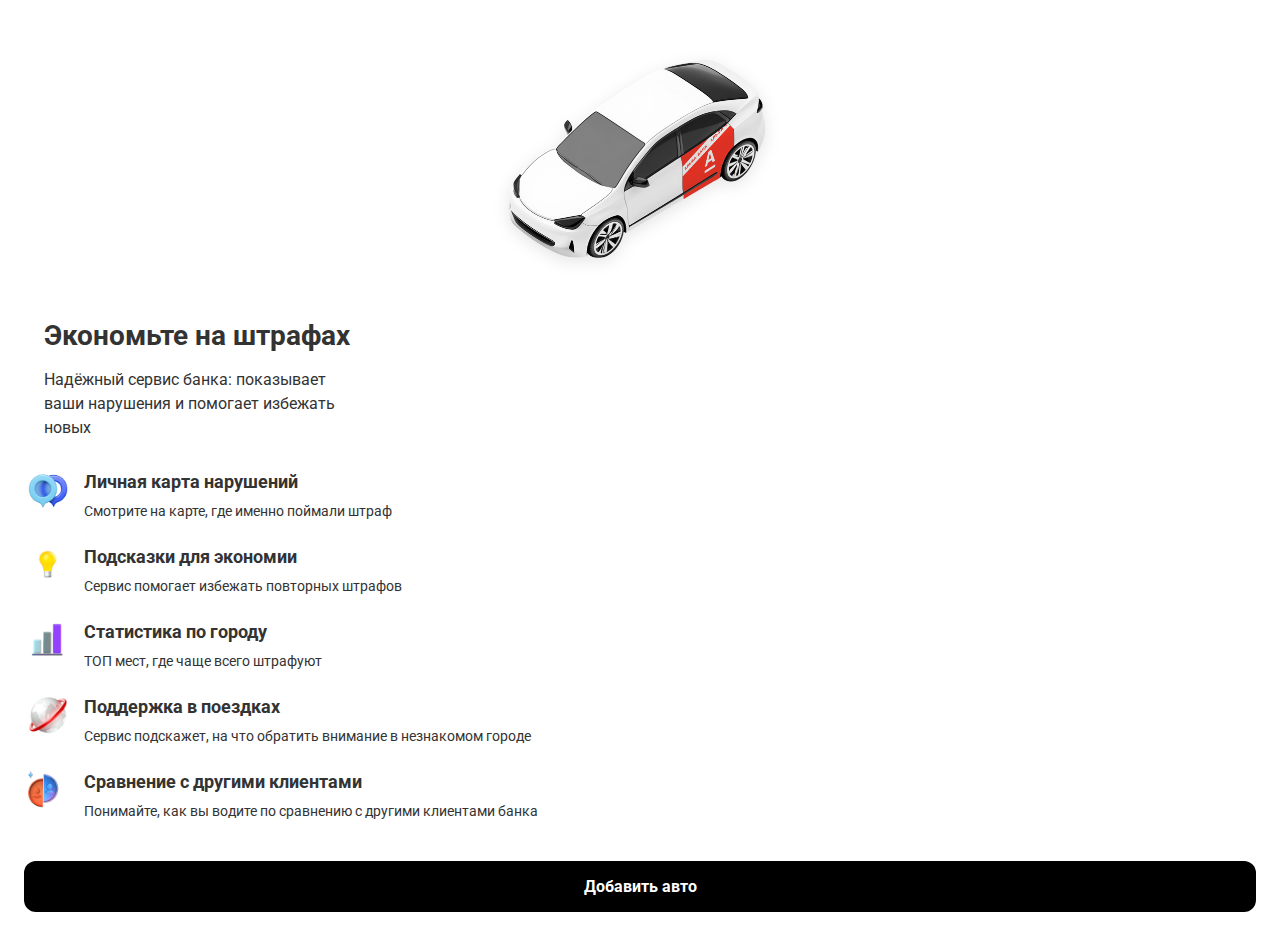
<file: index.html>
<!DOCTYPE html>
<html lang="ru">
<head>
    <meta charset="UTF-8">
    <meta name="viewport" content="width=device-width, initial-scale=1.0">
    <title>Ваши штрафные хиты</title>
    <link rel="preconnect" href="https://fonts.googleapis.com">
    <link rel="preconnect" href="https://fonts.gstatic.com" crossorigin>
    <link href="https://fonts.googleapis.com/css2?family=Roboto:wght@400;700&display=swap" rel="stylesheet">
    <link rel="stylesheet" href="styles.css">
    <!-- Google Analytics (GA4) -->
    <script async src="https://www.googletagmanager.com/gtag/js?id=G-VNG605KE2R"></script>
    <script>
        window.dataLayer = window.dataLayer || [];
        function gtag(){dataLayer.push(arguments);}
        gtag('js', new Date());
        gtag('config', 'G-VNG605KE2R');
    </script>
    
    <!-- Yandex Metrika -->
    <script type="text/javascript">
        (function(m,e,t,r,i,k,a){m[i]=m[i]||function(){(m[i].a=m[i].a||[]).push(arguments)};
        m[i].l=1*new Date();
        for (var j = 0; j < document.scripts.length; j++) {if (document.scripts[j].src === r) { return; }}
        k=e.createElement(t),a=e.getElementsByTagName(t)[0],k.async=1,k.src=r,a.parentNode.insertBefore(k,a)})
        (window, document, "script", "https://mc.yandex.ru/metrika/tag.js", "ym");
        ym(96171108, "init", {
            clickmap:true,
            trackLinks:true,
            accurateTrackBounce:true,
            webvisor:true
        });
    </script>
    <noscript><div><img src="https://mc.yandex.ru/watch/96171108" style="position:absolute; left:-9999px;" alt="" /></div></noscript>
    
    <!-- Immediate flow protection check -->
    <script>
        if (localStorage.getItem('6246_flow_completed_var6')) {
            window.location.replace('thanks.html');
        }
    </script>
</head>
<body>
    <div class="container">
        <!-- Header Section -->
        <div class="header">
            <div class="car-image">
                <img src="images/car.png" alt="Car" class="car">
            </div>
            <h1 class="main-title">Экономьте на штрафах</h1>
            <p class="intro-text">Надёжный сервис банка: показывает ваши нарушения и помогает избежать новых</p>
        </div>

        <!-- Features List -->
        <div class="features-list">
            <div class="feature-item">
                <div class="feature-icon">
                    <img src="images/Pin double.png" alt="Pin" class="icon">
                </div>
                <div class="feature-content">
                    <h3 class="feature-title">Личная карта нарушений</h3>
                    <p class="feature-description">Смотрите на карте, где именно поймали штраф</p>
                </div>
            </div>

            <div class="feature-item">
                <div class="feature-icon">
                    <img src="images/lamp.png" alt="Lamp" class="icon">
                </div>
                <div class="feature-content">
                    <h3 class="feature-title">Подсказки для экономии</h3>
                    <p class="feature-description">Сервис помогает избежать повторных штрафов</p>
                </div>
            </div>

            <div class="feature-item">
                <div class="feature-icon">
                    <img src="images/graph.png" alt="Graph" class="icon">
                </div>
                <div class="feature-content">
                    <h3 class="feature-title">Статистика по городу</h3>
                    <p class="feature-description">ТОП мест, где чаще всего штрафуют</p>
                </div>
            </div>

            <div class="feature-item">
                <div class="feature-icon">
                    <img src="images/planet.png" alt="Planet" class="icon">
                </div>
                <div class="feature-content">
                    <h3 class="feature-title">Поддержка в поездках</h3>
                    <p class="feature-description">Сервис подскажет, на что обратить внимание в незнакомом городе</p>
                </div>
            </div>

            <div class="feature-item">
                <div class="feature-icon">
                    <img src="images/person.png" alt="Person" class="icon">
                </div>
                <div class="feature-content">
                    <h3 class="feature-title">Сравнение с другими клиентами</h3>
                    <p class="feature-description">Понимайте, как вы водите по сравнению с другими клиентами банка</p>
                </div>
            </div>
        </div>

        <!-- CTA Button -->
        <div class="cta-section">
            <button class="cta-button">Добавить авто</button>
        </div>
    </div>

    <script src="script.js?v=3"></script>
</body>
</html>
</file>
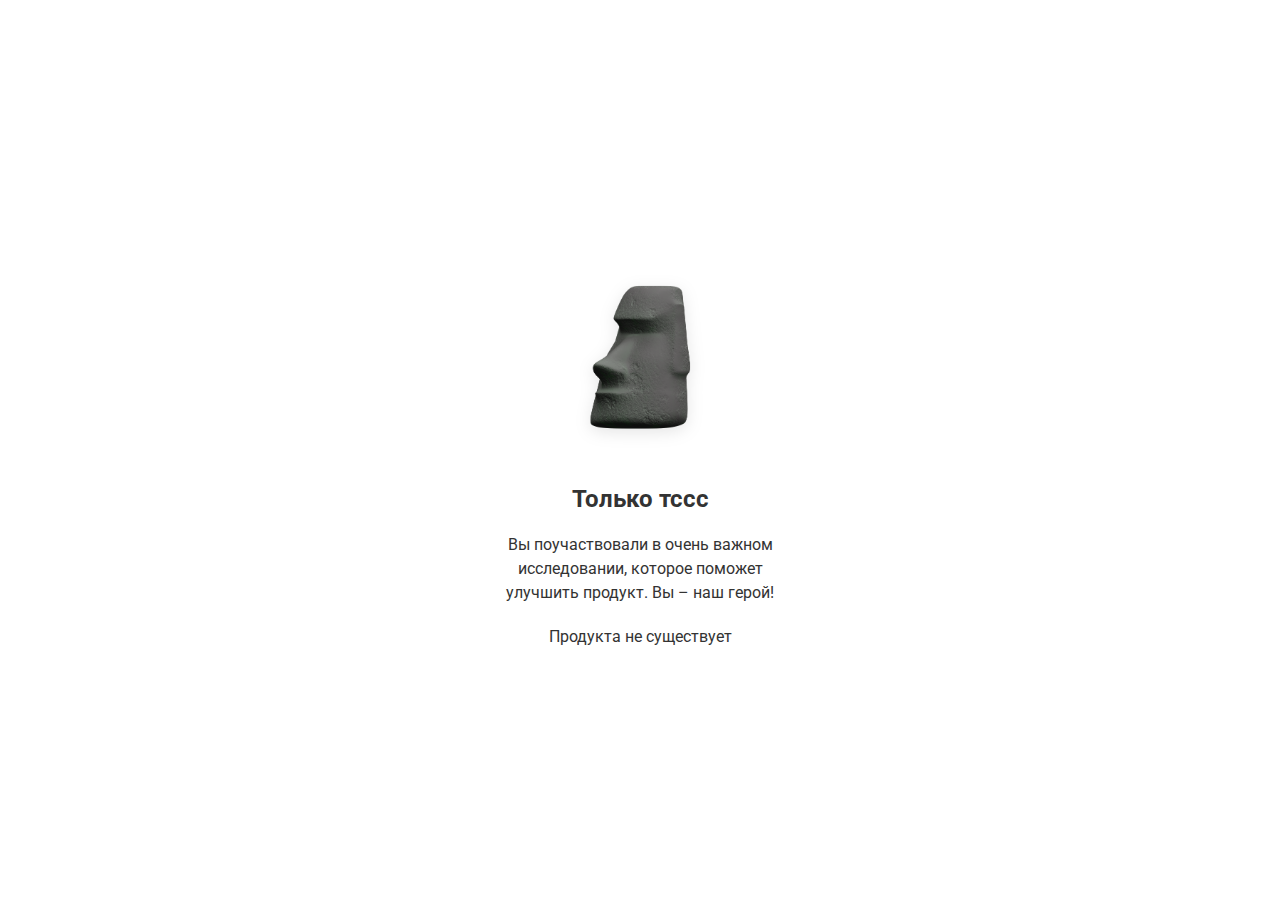
<file: thanks.html>
<!DOCTYPE html>
<html lang="ru">
<head>
    <meta charset="UTF-8">
    <meta name="viewport" content="width=device-width, initial-scale=1.0">
    <title>Спасибо за участие</title>
    <link rel="preconnect" href="https://fonts.googleapis.com">
    <link rel="preconnect" href="https://fonts.gstatic.com" crossorigin>
    <link href="https://fonts.googleapis.com/css2?family=Roboto:wght@400;700&display=swap" rel="stylesheet">
    <style>
        * {
            margin: 0;
            padding: 0;
            box-sizing: border-box;
        }

        body {
            font-family: 'Roboto', sans-serif;
            background-color: #ffffff;
            color: #333333;
            min-height: 100vh;
            display: flex;
            flex-direction: column;
            align-items: center;
            justify-content: center;
            text-align: center;
            padding: 20px;
        }

        .moai-image {
            width: 200px;
            height: auto;
            margin-bottom: 30px;
            filter: drop-shadow(0 4px 8px rgba(0, 0, 0, 0.1));
        }

        .title {
            font-size: 24px;
            font-weight: 700;
            color: #333333;
            margin-bottom: 20px;
            line-height: 1.2;
        }

        .message {
            font-size: 16px;
            font-weight: 400;
            color: #333333;
            line-height: 1.5;
            margin-bottom: 20px;
            max-width: 300px;
        }

        .conclusion {
            font-size: 16px;
            font-weight: 400;
            color: #333333;
            line-height: 1.5;
            max-width: 300px;
        }

        /* Скрываем кнопку "Назад" */
        body {
            -webkit-user-select: none;
            -moz-user-select: none;
            -ms-user-select: none;
            user-select: none;
        }

        /* Блокируем контекстное меню */
        body {
            -webkit-touch-callout: none;
            -webkit-user-select: none;
            -khtml-user-select: none;
            -moz-user-select: none;
            -ms-user-select: none;
            user-select: none;
        }
    </style>
    <!-- Google Analytics (GA4) -->
    <script async src="https://www.googletagmanager.com/gtag/js?id=G-VNG605KE2R"></script>
    <script>
        window.dataLayer = window.dataLayer || [];
        function gtag(){dataLayer.push(arguments);}
        gtag('js', new Date());
        gtag('config', 'G-VNG605KE2R');
    </script>
    
    <!-- Yandex Metrika -->
    <script type="text/javascript">
        (function(m,e,t,r,i,k,a){m[i]=m[i]||function(){(m[i].a=m[i].a||[]).push(arguments)};
        m[i].l=1*new Date();
        for (var j = 0; j < document.scripts.length; j++) {if (document.scripts[j].src === r) { return; }}
        k=e.createElement(t),a=e.getElementsByTagName(t)[0],k.async=1,k.src=r,a.parentNode.insertBefore(k,a)})
        (window, document, "script", "https://mc.yandex.ru/metrika/tag.js", "ym");
        ym(96171108, "init", {
            clickmap:true,
            trackLinks:true,
            accurateTrackBounce:true,
            webvisor:true
        });        
        // Track end page view (only on first render)
        if (!window.endPageViewTracked) {
            window.endPageViewTracked = true;
                    // Check if user came from the proper flow
        if (!localStorage.getItem('6246_flow_completed_var6')) {
            // If no flow completion flag, redirect back to landing
            window.location.replace('index.html');
            return;
        }
        
        // Track end page view (only on first render)
        if (!window.endPageViewTracked) {
            window.endPageViewTracked = true;
            gtag('event', '6246_end_page_view_var6');
            ym(96171108, 'reachGoal', '6246_end_page_view_var6');
        }
    </script>
    <noscript><div><img src="https://mc.yandex.ru/watch/96171108" style="position:absolute; left:-9999px;" alt="" /></div></noscript>
</head>
<body>
    <div class="moai-image">
        <img src="images/moai.png" alt="Moai" style="width: 100%; height: auto;">
    </div>
    
    <h1 class="title">Только тссс</h1>
    
    <p class="message">Вы поучаствовали в очень важном исследовании, которое поможет улучшить продукт. Вы – наш герой!</p>
    
    <p class="conclusion">Продукта не существует</p>

    <script>
        // Блокируем кнопку "Назад" браузера
        history.pushState(null, null, location.href);
        window.onpopstate = function () {
            history.go(1);
        };

        // Блокируем контекстное меню
        document.addEventListener('contextmenu', function(e) {
            e.preventDefault();
        });        
        // Track end page view (only on first render)
        if (!window.endPageViewTracked) {
            window.endPageViewTracked = true;
                    // Check if user came from the proper flow
        if (!localStorage.getItem('6246_flow_completed_var6')) {
            // If no flow completion flag, redirect back to landing
            window.location.replace('index.html');
            return;
        }
        
        // Track end page view (only on first render)
        if (!window.endPageViewTracked) {
            window.endPageViewTracked = true;
            gtag('event', '6246_end_page_view_var6');
            ym(96171108, 'reachGoal', '6246_end_page_view_var6');
        }

        // Блокируем выделение текста
        document.addEventListener('selectstart', function(e) {
            e.preventDefault();
        });        
        // Track end page view (only on first render)
        if (!window.endPageViewTracked) {
            window.endPageViewTracked = true;
                    // Check if user came from the proper flow
        if (!localStorage.getItem('6246_flow_completed_var6')) {
            // If no flow completion flag, redirect back to landing
            window.location.replace('index.html');
            return;
        }
        
        // Track end page view (only on first render)
        if (!window.endPageViewTracked) {
            window.endPageViewTracked = true;
            gtag('event', '6246_end_page_view_var6');
            ym(96171108, 'reachGoal', '6246_end_page_view_var6');
        }

        // Блокируем перетаскивание
        document.addEventListener('dragstart', function(e) {
            e.preventDefault();
        });        
        // Track end page view (only on first render)
        if (!window.endPageViewTracked) {
            window.endPageViewTracked = true;
                    // Check if user came from the proper flow
        if (!localStorage.getItem('6246_flow_completed_var6')) {
            // If no flow completion flag, redirect back to landing
            window.location.replace('index.html');
            return;
        }
        
        // Track end page view (only on first render)
        if (!window.endPageViewTracked) {
            window.endPageViewTracked = true;
            gtag('event', '6246_end_page_view_var6');
            ym(96171108, 'reachGoal', '6246_end_page_view_var6');
        }

        // Блокируем горячие клавиши
        document.addEventListener('keydown', function(e) {
            // Блокируем F5, Ctrl+R, Ctrl+Shift+R
            if (e.key === 'F5' || 
                (e.ctrlKey && e.key === 'r') || 
                (e.ctrlKey && e.shiftKey && e.key === 'R')) {
                e.preventDefault();
            }
            
            // Блокируем Alt+Left (кнопка назад)
            if (e.altKey && e.key === 'ArrowLeft') {
                e.preventDefault();
            }
            
            // Блокируем Ctrl+Z (отмена)
            if (e.ctrlKey && e.key === 'z') {
                e.preventDefault();
            }
        });        
        // Track end page view (only on first render)
        if (!window.endPageViewTracked) {
            window.endPageViewTracked = true;
                    // Check if user came from the proper flow
        if (!localStorage.getItem('6246_flow_completed_var6')) {
            // If no flow completion flag, redirect back to landing
            window.location.replace('index.html');
            return;
        }
        
        // Track end page view (only on first render)
        if (!window.endPageViewTracked) {
            window.endPageViewTracked = true;
            gtag('event', '6246_end_page_view_var6');
            ym(96171108, 'reachGoal', '6246_end_page_view_var6');
        }

        // Блокируем колесо мыши для предотвращения прокрутки назад
        document.addEventListener('wheel', function(e) {
            e.preventDefault();
        }, { passive: false });

        // Блокируем touch события для мобильных устройств
        document.addEventListener('touchstart', function(e) {
            e.preventDefault();
        }, { passive: false });

        document.addEventListener('touchmove', function(e) {
            e.preventDefault();
        }, { passive: false });

        // Блокируем двойной клик
        document.addEventListener('dblclick', function(e) {
            e.preventDefault();
        });        
        // Track end page view (only on first render)
        if (!window.endPageViewTracked) {
            window.endPageViewTracked = true;
                    // Check if user came from the proper flow
        if (!localStorage.getItem('6246_flow_completed_var6')) {
            // If no flow completion flag, redirect back to landing
            window.location.replace('index.html');
            return;
        }
        
        // Track end page view (only on first render)
        if (!window.endPageViewTracked) {
            window.endPageViewTracked = true;
            gtag('event', '6246_end_page_view_var6');
            ym(96171108, 'reachGoal', '6246_end_page_view_var6');
        }

        // Блокируем все попытки навигации
        window.addEventListener('beforeunload', function(e) {
            e.preventDefault();
            e.returnValue = '';
        });        
        // Track end page view (only on first render)
        if (!window.endPageViewTracked) {
            window.endPageViewTracked = true;
                    // Check if user came from the proper flow
        if (!localStorage.getItem('6246_flow_completed_var6')) {
            // If no flow completion flag, redirect back to landing
            window.location.replace('index.html');
            return;
        }
        
        // Track end page view (only on first render)
        if (!window.endPageViewTracked) {
            window.endPageViewTracked = true;
            gtag('event', '6246_end_page_view_var6');
            ym(96171108, 'reachGoal', '6246_end_page_view_var6');
        }

        // Дополнительная защита от закрытия вкладки
        window.addEventListener('unload', function(e) {
            e.preventDefault();
        });        
        // Track end page view (only on first render)
        if (!window.endPageViewTracked) {
            window.endPageViewTracked = true;
                    // Check if user came from the proper flow
        if (!localStorage.getItem('6246_flow_completed_var6')) {
            // If no flow completion flag, redirect back to landing
            window.location.replace('index.html');
            return;
        }
        
        // Track end page view (only on first render)
        if (!window.endPageViewTracked) {
            window.endPageViewTracked = true;
            gtag('event', '6246_end_page_view_var6');
            ym(96171108, 'reachGoal', '6246_end_page_view_var6');
        }
    </script>
</body>
</html>
</file>
<file: styles.css>
* {
    margin: 0;
    padding: 0;
    box-sizing: border-box;
}

body {
    font-family: 'Roboto', sans-serif;
    background-color: #ffffff;
    color: #333333;
    line-height: 1.6;
}

.container {
    max-width: 375px;
    margin: 0 auto;
    padding: 20px;
    background-color: #ffffff;
    min-height: 100vh;
}

/* Header Section */
.header {
    text-align: left;
    margin-bottom: 30px;
    padding: 0 20px;
}

.car-image {
    margin-bottom: 20px;
}

.car {
    width: calc(100% - 40px);
    max-width: 335px;
    height: auto;
    filter: drop-shadow(0 4px 8px rgba(0, 0, 0, 0.1));
    margin: 0 auto;
    display: block;
}

.main-title {
    font-size: 28px;
    font-weight: 700;
    color: #333333;
    margin-bottom: 16px;
    line-height: 1.2;
}

.intro-text {
    font-size: 16px;
    font-weight: 400;
    color: #333333;
    line-height: 1.5;
    max-width: 320px;
    margin: 0;
}

/* Features List */
.features-list {
    margin-bottom: 40px;
}

.feature-item {
    display: flex;
    align-items: flex-start;
    margin-bottom: 24px;
    padding: 0 4px;
}

.feature-icon {
    width: 40px;
    height: 40px;
    margin-right: 16px;
    flex-shrink: 0;
    display: flex;
    align-items: center;
    justify-content: center;
}

.icon {
    width: 100%;
    height: 100%;
    object-fit: contain;
}

.feature-content {
    flex: 1;
}

.feature-title {
    font-size: 18px;
    font-weight: 700;
    color: #333333;
    margin-bottom: 8px;
    line-height: 1.3;
}

.feature-description {
    font-size: 14px;
    font-weight: 400;
    color: #333333;
    line-height: 1.4;
}

/* CTA Section */
.cta-section {
    margin-top: 20px;
}

.cta-button {
    width: 100%;
    background-color: #000000;
    color: #ffffff;
    border: none;
    border-radius: 12px;
    padding: 16px 24px;
    font-size: 16px;
    font-weight: 700;
    font-family: 'Roboto', sans-serif;
    cursor: pointer;
    transition: background-color 0.2s ease;
}

.cta-button:hover {
    background-color: #333333;
}

.cta-button:active {
    background-color: #555555;
}

/* Responsive adjustments */
@media (max-width: 320px) {
    .container {
        padding: 16px;
    }
    
    .main-title {
        font-size: 24px;
    }
    
    .intro-text {
        font-size: 14px;
    }
    
    .feature-title {
        font-size: 16px;
    }
    
    .feature-description {
        font-size: 13px;
    }
}

@media (min-width: 376px) {
    .container {
        max-width: 100%;
        padding: 24px;
    }
}
</file>
